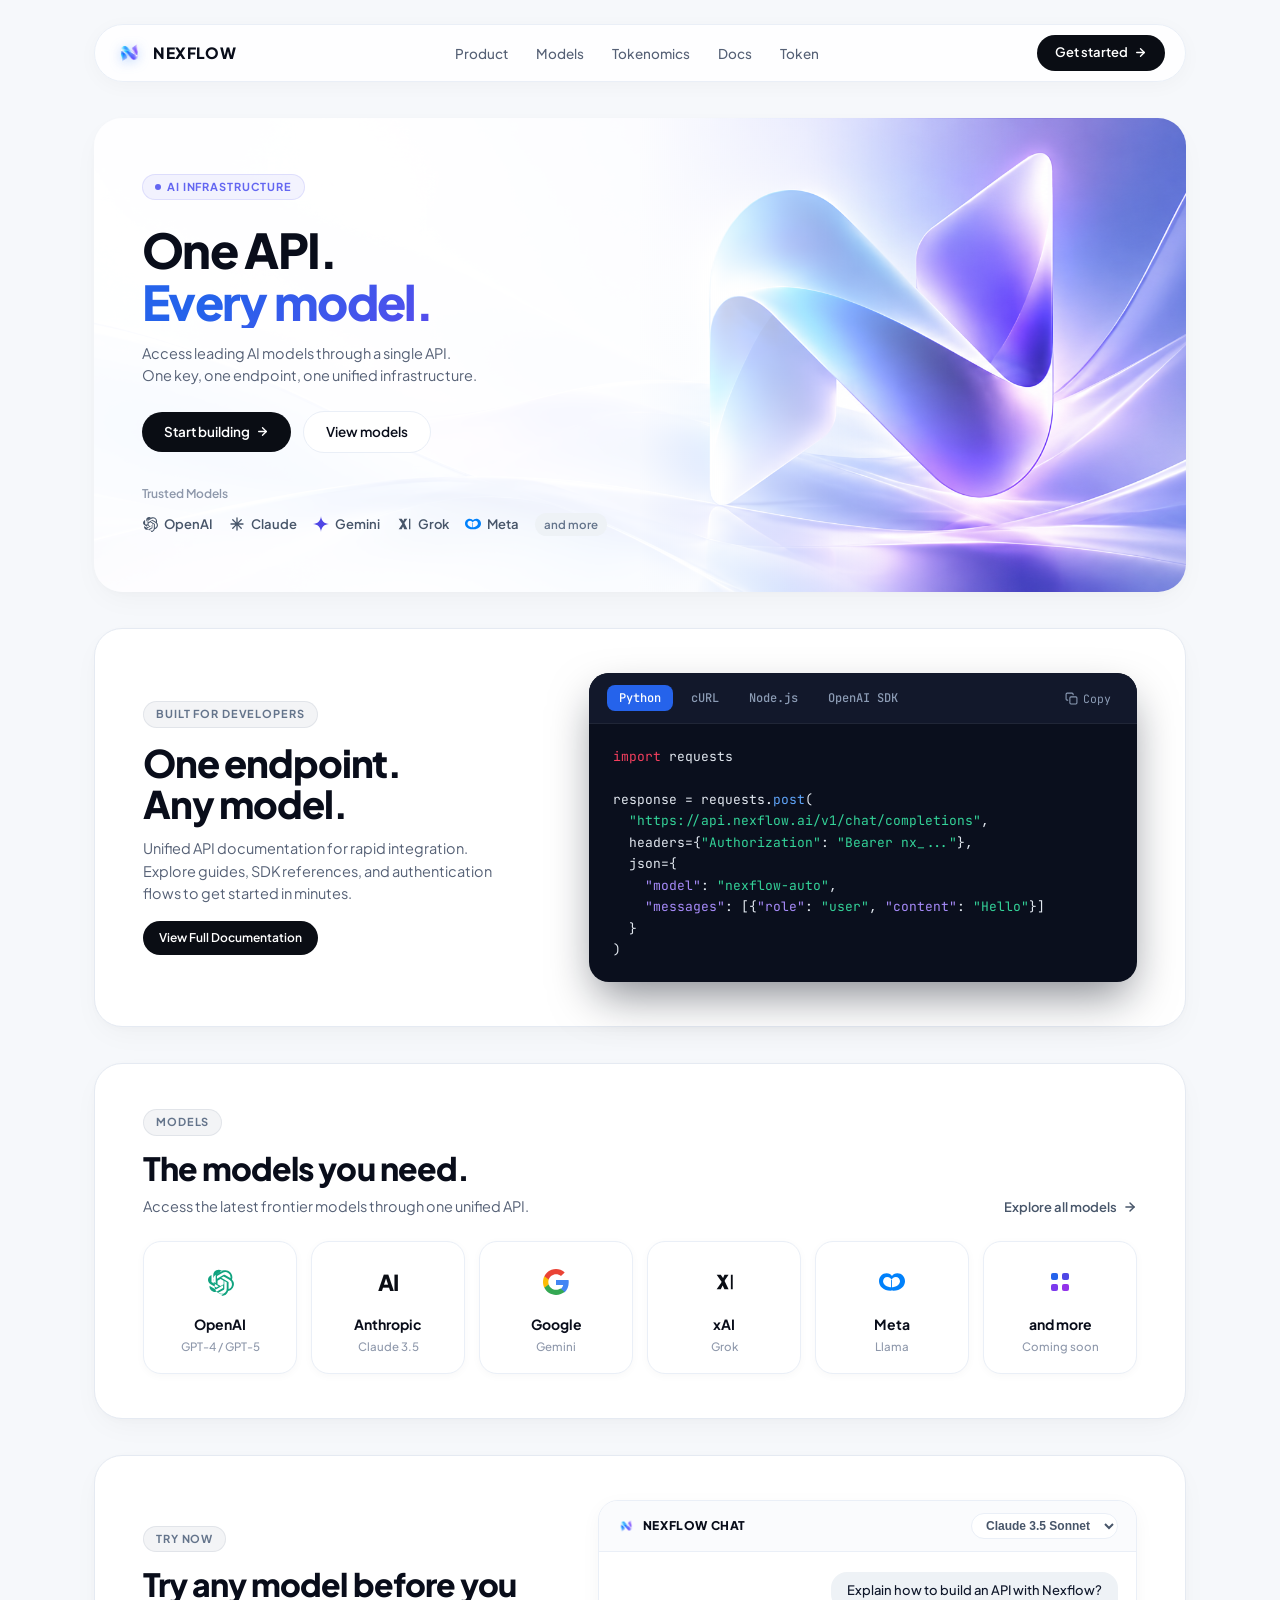
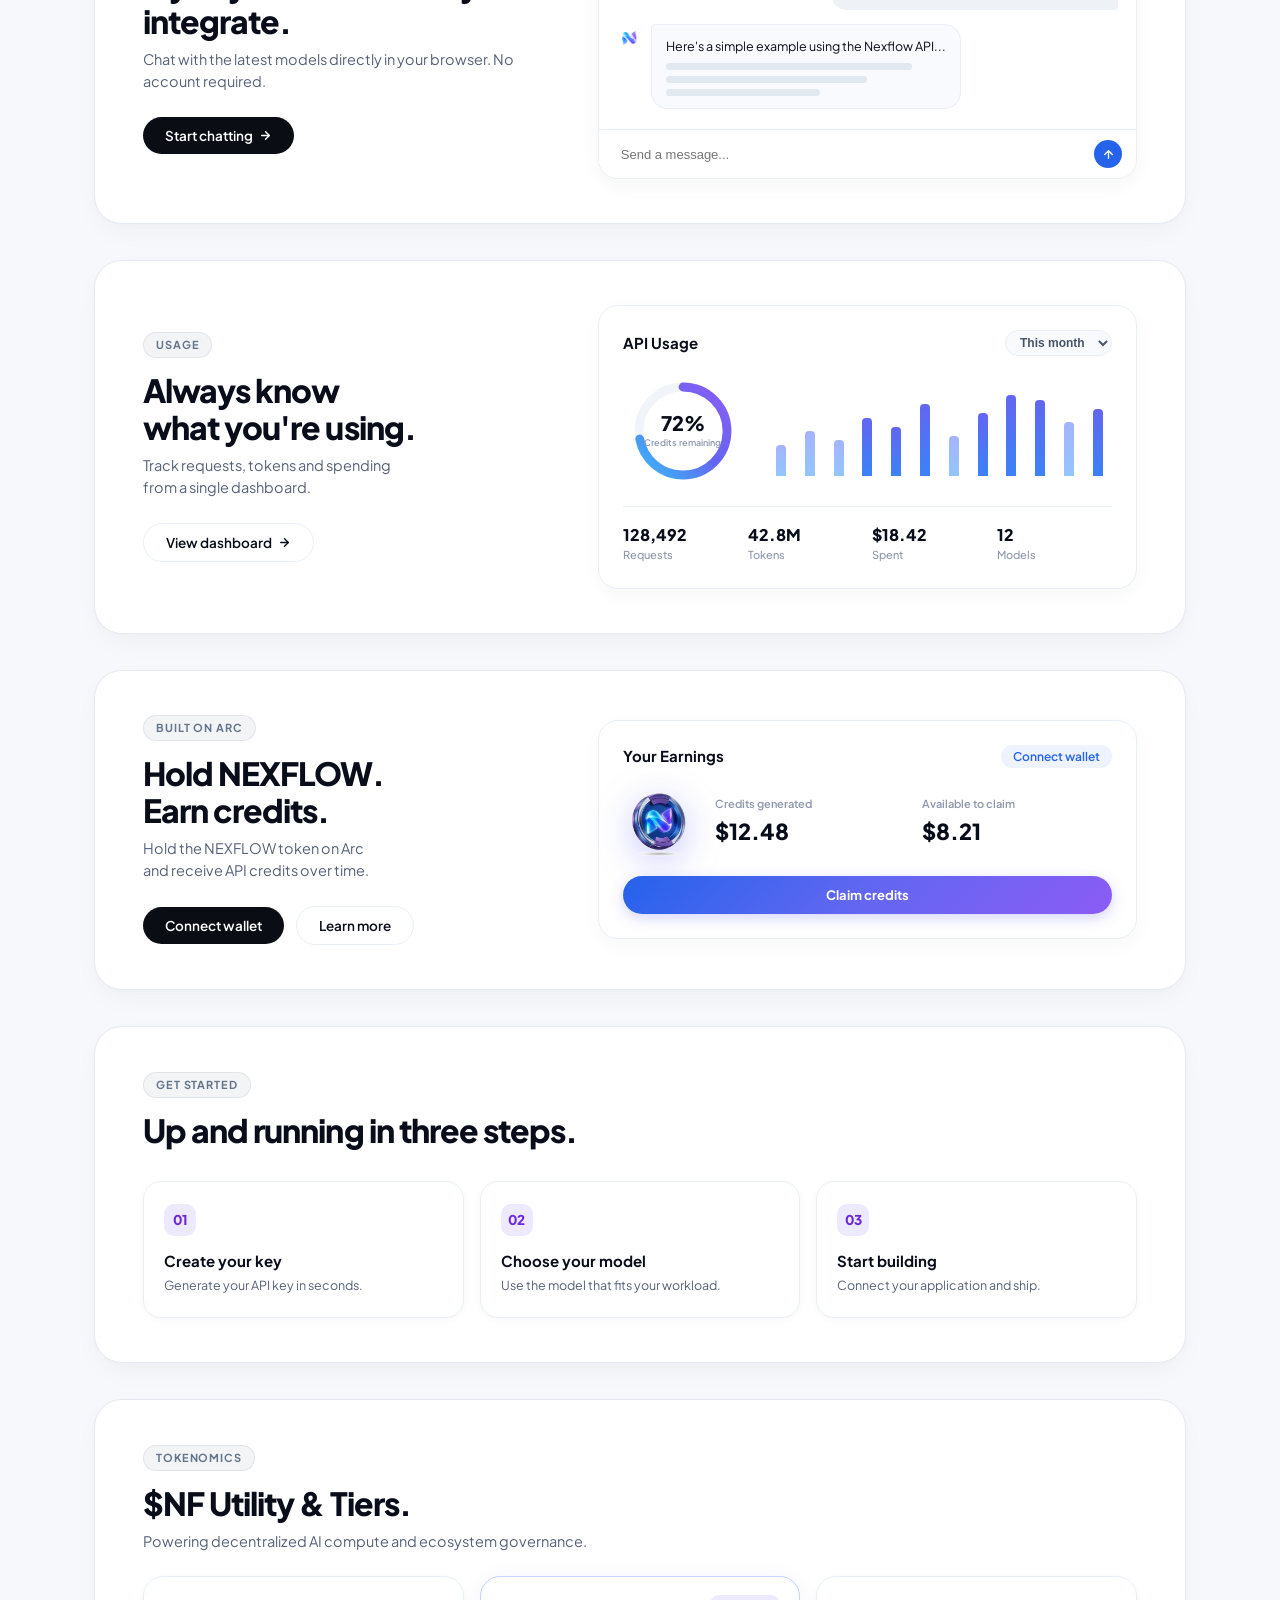
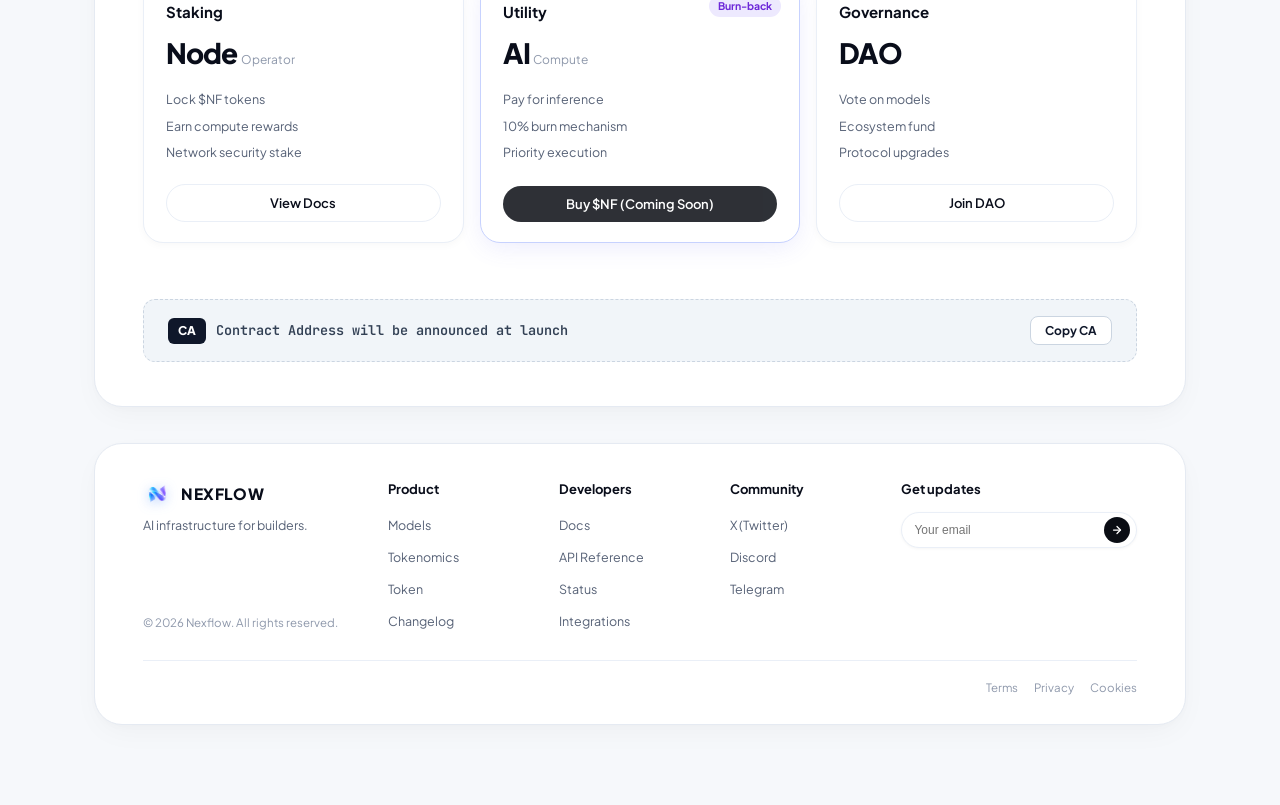
<file: index.html>
<!DOCTYPE html>
<html lang="en">
<head>
  <meta charset="UTF-8">
  <meta name="viewport" content="width=device-width, initial-scale=1.0">
  <title>Nexflow - One API. Every model.</title>
  <meta name="description" content="Access leading AI models through a single API. One key, one endpoint, one unified infrastructure.">
  <meta property="og:type" content="website">
  <meta property="og:url" content="https://nexflow.site/">
  <meta property="og:title" content="Nexflow - One API. Every model.">
  <meta property="og:description" content="Access leading AI models through a single API. One key, one endpoint, one unified infrastructure.">
  <meta property="og:image" content="https://nexflow.site/hero_sculpture.png">
  <meta property="og:image:alt" content="Nexflow - One API. Every model.">
  <meta name="twitter:card" content="summary_large_image">
  <meta name="twitter:title" content="Nexflow - One API. Every model.">
  <meta name="twitter:description" content="Access leading AI models through a single API. One key, one endpoint, one unified infrastructure.">
  <meta name="twitter:image" content="https://nexflow.site/hero_sculpture.png">
  <link rel="icon" type="image/png" href="nexflow_logo_transparent.png">
  <link rel="stylesheet" href="styles.css">
</head>
<body>

  <!-- Master Site Container: Sequential Section-by-Section Cards ("1 1 Gini") -->
  <div class="site-wrapper" id="site-wrapper">

    <!-- Header / Sticky Navbar -->
    <header class="site-nav">
      <a href="#" class="brand">
        <img src="nexflow_logo_transparent.png" alt="Nexflow Mark" class="brand-icon">
        <span class="brand-name">NEXFLOW</span>
      </a>
      <nav>
        <ul class="nav-links">
          <li><a href="#product">Product</a></li>
          <li><a href="#models">Models</a></li>
          <li><a href="#tokenomics">Tokenomics</a></li>
          <li><a href="docs.html">Docs</a></li>
          <li><a href="#token">Token</a></li>
        </ul>
      </nav>
      <a href="#developers" class="nav-cta-btn">
        Get started
        <svg width="13" height="13" viewBox="0 0 24 24" fill="none" stroke="currentColor" stroke-width="2.5" stroke-linecap="round" stroke-linejoin="round">
          <line x1="5" y1="12" x2="19" y2="12"></line>
          <polyline points="12 5 19 12 12 19"></polyline>
        </svg>
      </a>
    </header>

    <!-- 1. HERO CARD (Matching Reference Screenshot) -->
    <section class="section-card hero-card" id="hero">
      <div class="hero-content">
        <div class="section-badge">
          <span class="dot"></span>
          AI Infrastructure
        </div>
        <h1 class="hero-heading">
          One API.<br>
          <span class="gradient-text">Every model.</span>
        </h1>
        <p class="hero-subtext">
          Access leading AI models through a single API.<br>
          One key, one endpoint, one unified infrastructure.
        </p>
        <div class="hero-actions">
          <a href="#get-started" class="btn-primary">
            Start building
            <svg width="13" height="13" viewBox="0 0 24 24" fill="none" stroke="currentColor" stroke-width="2.5" stroke-linecap="round" stroke-linejoin="round">
              <line x1="5" y1="12" x2="19" y2="12"></line>
              <polyline points="12 5 19 12 12 19"></polyline>
            </svg>
          </a>
          <a href="#models" class="btn-secondary">View models</a>
        </div>
        <div class="trusted-wrapper">
          <span class="trusted-label">Trusted Models</span>
          <div class="trusted-logos">
            <span class="trusted-item">
              <svg viewBox="0 0 24 24" fill="currentColor">
                <path d="M22.28 9.82a5.98 5.98 0 0 0-.52-4.91 6.05 6.05 0 0 0-6.5-2.9 6.07 6.07 0 0 0-4.28 2.17 5.98 5.98 0 0 0-4 2.9 6.05 6.05 0 0 0 .74 7.1 5.98 5.98 0 0 0 .52 4.9 6.05 6.05 0 0 0 6.51 2.9A5.98 5.98 0 0 0 13.26 24a6.06 6.06 0 0 0 5.77-4.2 5.99 5.99 0 0 0 4-2.9 6.06 6.06 0 0 0-.75-7.08zm-9.02 12.6a4.48 4.48 0 0 1-2.88-1.04l.14-.08 4.78-2.76a.8.8 0 0 0 .4-.68v-6.74l2.01 1.17a.07.07 0 0 1 .04.05v5.58a4.5 4.5 0 0 1-4.49 4.5zm-9.66-4.12a4.47 4.47 0 0 1-.53-3.01l.14.08 4.78 2.76a.77.77 0 0 0 .78 0l5.85-3.37v2.33a.08.08 0 0 1-.03.06l-4.85 2.8a4.5 4.5 0 0 1-6.14-1.65zM2.34 7.9a4.49 4.49 0 0 1 2.37-1.98v5.69a.77.77 0 0 0 .38.67l5.82 3.36-2.02 1.17a.08.08 0 0 1-.07 0l-4.83-2.79A4.5 4.5 0 0 1 2.34 7.9zm16.6 3.85L13.1 8.36l2.02-1.16a.08.08 0 0 1 .07 0l4.83 2.79a4.5 4.5 0 0 1-.67 8.1v-5.67a.8.8 0 0 0-.41-.67zm2.01-3.02l-.14-.09-4.77-2.78a.78.78 0 0 0-.79 0L9.41 9.23V6.9a.07.07 0 0 1 .03-.06l4.83-2.79a4.5 4.5 0 0 1 6.68 4.67zm-12.64 4.14l-2.02-1.17a.08.08 0 0 1-.04-.05V6.07a4.5 4.5 0 0 1 7.38-3.46l-.14.08-4.78 2.76a.8.8 0 0 0-.4.68v6.74zM9.9 10.99l2.6-1.5 2.61 1.5v3.01l-2.6 1.5-2.61-1.5z"/>
              </svg>
              OpenAI
            </span>
            <span class="trusted-item">
              <svg viewBox="0 0 24 24" fill="currentColor">
                <path d="M12 2a1 1 0 0 1 1 1v6.586l4.657-4.657a1 1 0 1 1 1.414 1.414L14.414 11H21a1 1 0 1 1 0 2h-6.586l4.657 4.657a1 1 0 0 1-1.414 1.414L13 14.414V21a1 1 0 1 1-2 0v-6.586l-4.657 4.657a1 1 0 0 1-1.414-1.414L9.586 13H3a1 1 0 1 1 0-2h6.586L4.929 6.343A1 1 0 0 1 6.343 4.93L11 9.586V3a1 1 0 0 1 1-1z"/>
              </svg>
              Claude
            </span>
            <span class="trusted-item">
              <svg viewBox="0 0 24 24" width="16" height="16" fill="#4F46E5">
                <path d="M12 0C12 6.627 6.627 12 0 12C6.627 12 12 17.373 12 24C12 17.373 17.373 12 24 12C17.373 12 12 6.627 12 0Z"/>
              </svg>
              Gemini
            </span>
            <span class="trusted-item">
              <svg viewBox="0 0 24 24" fill="currentColor">
                <path d="M4 4h4.5l4.5 6.5L8.5 20H4l5.5-8L4 4zm8.5 0H17l-4.5 6.5 4.5 9.5h-4.5l-3.5-7.5 3.5-8.5zM19.5 4h2v16h-2V4z"/>
              </svg>
              Grok
            </span>
            <span class="trusted-item">
              <svg viewBox="0 0 24 24" fill="#0081FB">
                <path d="M16.994 4.004c-2.316 0-4.321 1.282-5.006 2.404-.685-1.122-2.69-2.404-5.006-2.404C3.12 4.004 0 7.202 0 11.236c0 4.606 4.062 8.76 10.74 8.76.67 0 1.248-.052 1.248-.052s.578.052 1.248.052c6.678 0 10.764-4.154 10.764-8.76 0-4.034-3.12-7.232-6.982-7.232zm-5.006 12.92c-4.993 0-8.243-3.08-8.243-5.688 0-2.093 1.637-3.958 3.863-3.958 1.942 0 3.738 1.488 4.38 3.195zm7.394-5.688c0 2.608-3.25 5.688-8.243 5.688v-6.451c.642-1.707 2.438-3.195 4.38-3.195 2.226 0 3.863 1.865 3.863 3.958z"/>
              </svg>
              Meta
            </span>
            <span class="trusted-badge-more">and more</span>
          </div>
        </div>
      </div>
    </section>

    <!-- 2. BUILT FOR DEVELOPERS CARD -->
    <section class="section-card dev-card" id="developers">
      <div class="dev-info">
        <div class="section-badge muted">BUILT FOR DEVELOPERS</div>
        <h2 class="section-title">One endpoint.<br>Any model.</h2>
        <p class="section-desc">
          Unified API documentation for rapid integration.<br>
          Explore guides, SDK references, and authentication flows to get started in minutes.
        </p>
        <div style="margin-top: 16px;">
          <a href="docs.html" class="btn-primary" style="font-size: 12px; padding: 8px 16px;">View Full Documentation</a>
        </div>
      </div>

      <!-- Code Window -->
      <div class="code-window">
        <div class="code-header">
          <div class="code-tabs">
            <button class="code-tab active" data-lang="python">Python</button>
            <button class="code-tab" data-lang="curl">cURL</button>
            <button class="code-tab" data-lang="node">Node.js</button>
            <button class="code-tab" data-lang="openai">OpenAI SDK</button>
          </div>
          <button class="code-copy-btn" id="btn-copy-code" title="Copy code">
            <svg width="13" height="13" viewBox="0 0 24 24" fill="none" stroke="currentColor" stroke-width="2" stroke-linecap="round" stroke-linejoin="round">
              <rect x="9" y="9" width="13" height="13" rx="2" ry="2"></rect>
              <path d="M5 15H4a2 2 0 0 1-2-2V4a2 2 0 0 1 2-2h9a2 2 0 0 1 2 2v1"></path>
            </svg>
            <span>Copy</span>
          </button>
        </div>
        <div class="code-body" id="code-snippet-box">
<div class="code-line"><span class="c-kw">import</span> requests</div>
<div class="code-line"> </div>
<div class="code-line">response = requests.<span class="c-fn">post</span>(</div>
<div class="code-line">  <span class="c-str">"https://api.nexflow.ai/v1/chat/completions"</span>,</div>
<div class="code-line">  headers={<span class="c-str">"Authorization"</span>: <span class="c-str">"Bearer nx_..."</span>},</div>
<div class="code-line">  json={</div>
<div class="code-line">    <span class="c-key">"model"</span>: <span class="c-str">"nexflow-auto"</span>,</div>
<div class="code-line">    <span class="c-key">"messages"</span>: [{<span class="c-key">"role"</span>: <span class="c-str">"user"</span>, <span class="c-key">"content"</span>: <span class="c-str">"Hello"</span>}]</div>
<div class="code-line">  }</div>
<div class="code-line">)</div>
        </div>
      </div>
    </section>

    <!-- 3. MODELS CARD -->
    <section class="section-card models-card" id="models">
      <div class="section-header-row">
        <div>
          <div class="section-badge muted">MODELS</div>
          <h2 class="section-title">The models you need.</h2>
          <p class="section-desc">Access the latest frontier models through one unified API.</p>
        </div>
        <a href="#models" class="link-arrow">
          Explore all models
          <svg width="14" height="14" viewBox="0 0 24 24" fill="none" stroke="currentColor" stroke-width="2.5" stroke-linecap="round" stroke-linejoin="round">
            <line x1="5" y1="12" x2="19" y2="12"></line>
            <polyline points="12 5 19 12 12 19"></polyline>
          </svg>
        </a>
      </div>

      <div class="models-grid">
        <!-- OpenAI -->
        <div class="model-card" data-model="OpenAI GPT-4o">
          <div class="model-icon-box">
            <svg viewBox="0 0 24 24" width="28" height="28" fill="#10A37F">
              <path d="M22.28 9.82a5.98 5.98 0 0 0-.52-4.91 6.05 6.05 0 0 0-6.5-2.9 6.07 6.07 0 0 0-4.28 2.17 5.98 5.98 0 0 0-4 2.9 6.05 6.05 0 0 0 .74 7.1 5.98 5.98 0 0 0 .52 4.9 6.05 6.05 0 0 0 6.51 2.9A5.98 5.98 0 0 0 13.26 24a6.06 6.06 0 0 0 5.77-4.2 5.99 5.99 0 0 0 4-2.9 6.06 6.06 0 0 0-.75-7.08zm-9.02 12.6a4.48 4.48 0 0 1-2.88-1.04l.14-.08 4.78-2.76a.8.8 0 0 0 .4-.68v-6.74l2.01 1.17a.07.07 0 0 1 .04.05v5.58a4.5 4.5 0 0 1-4.49 4.5zm-9.66-4.12a4.47 4.47 0 0 1-.53-3.01l.14.08 4.78 2.76a.77.77 0 0 0 .78 0l5.85-3.37v2.33a.08.08 0 0 1-.03.06l-4.85 2.8a4.5 4.5 0 0 1-6.14-1.65zM2.34 7.9a4.49 4.49 0 0 1 2.37-1.98v5.69a.77.77 0 0 0 .38.67l5.82 3.36-2.02 1.17a.08.08 0 0 1-.07 0l-4.83-2.79A4.5 4.5 0 0 1 2.34 7.9zm16.6 3.85L13.1 8.36l2.02-1.16a.08.08 0 0 1 .07 0l4.83 2.79a4.5 4.5 0 0 1-.67 8.1v-5.67a.8.8 0 0 0-.41-.67zm2.01-3.02l-.14-.09-4.77-2.78a.78.78 0 0 0-.79 0L9.41 9.23V6.9a.07.07 0 0 1 .03-.06l4.83-2.79a4.5 4.5 0 0 1 6.68 4.67zm-12.64 4.14l-2.02-1.17a.08.08 0 0 1-.04-.05V6.07a4.5 4.5 0 0 1 7.38-3.46l-.14.08-4.78 2.76a.8.8 0 0 0-.4.68v6.74zM9.9 10.99l2.6-1.5 2.61 1.5v3.01l-2.6 1.5-2.61-1.5z"/>
            </svg>
          </div>
          <div class="model-name">OpenAI</div>
          <div class="model-variant">GPT-4 / GPT-5</div>
        </div>

        <!-- Anthropic -->
        <div class="model-card" data-model="Claude 3.5 Sonnet">
          <div class="model-icon-box">
            <span style="font-weight: 900; font-size: 22px; font-family: var(--font-sans); color: #0A0D14; letter-spacing: -1px;">AI</span>
          </div>
          <div class="model-name">Anthropic</div>
          <div class="model-variant">Claude 3.5</div>
        </div>

        <!-- Google -->
        <div class="model-card" data-model="Gemini 1.5 Pro">
          <div class="model-icon-box">
            <svg viewBox="0 0 24 24" width="26" height="26">
              <path fill="#4285F4" d="M23.745 12.27c0-.7-.06-1.4-.19-2.07H12v4.51h6.6c-.29 1.52-1.14 2.82-2.4 3.68v3.05h3.88c2.27-2.09 3.66-5.17 3.66-9.17z"/>
              <path fill="#34A853" d="M12 24c3.24 0 5.95-1.08 7.93-2.91l-3.88-3.05c-1.08.72-2.45 1.16-4.05 1.16-3.12 0-5.77-2.1-6.72-4.93H1.25v3.15C3.26 21.36 7.33 24 12 24z"/>
              <path fill="#FBBC05" d="M5.28 14.27c-.25-.72-.38-1.49-.38-2.27s.14-1.55.38-2.27V6.58H1.25C.45 8.17 0 9.97 0 12s.45 3.83 1.25 5.42l4.03-3.15z"/>
              <path fill="#EA4335" d="M12 4.75c1.77 0 3.35.61 4.6 1.8l3.42-3.42C17.95 1.19 15.24 0 12 0 7.33 0 3.26 2.64 1.25 6.58l4.03 3.15c.95-2.83 3.6-4.98 6.72-4.98z"/>
            </svg>
          </div>
          <div class="model-name">Google</div>
          <div class="model-variant">Gemini</div>
        </div>

        <!-- xAI -->
        <div class="model-card" data-model="Grok-2">
          <div class="model-icon-box">
            <svg viewBox="0 0 24 24" width="22" height="22" fill="#0A0D14">
              <path d="M4 4h4.5l4.5 6.5L8.5 20H4l5.5-8L4 4zm8.5 0H17l-4.5 6.5 4.5 9.5h-4.5l-3.5-7.5 3.5-8.5zM19.5 4h2v16h-2V4z"/>
            </svg>
          </div>
          <div class="model-name">xAI</div>
          <div class="model-variant">Grok</div>
        </div>

        <!-- Meta -->
        <div class="model-card" data-model="Llama 3.1">
          <div class="model-icon-box">
            <svg viewBox="0 0 24 24" width="26" height="26" fill="#0081FB">
              <path d="M16.994 4.004c-2.316 0-4.321 1.282-5.006 2.404-.685-1.122-2.69-2.404-5.006-2.404C3.12 4.004 0 7.202 0 11.236c0 4.606 4.062 8.76 10.74 8.76.67 0 1.248-.052 1.248-.052s.578.052 1.248.052c6.678 0 10.764-4.154 10.764-8.76 0-4.034-3.12-7.232-6.982-7.232zm-5.006 12.92c-4.993 0-8.243-3.08-8.243-5.688 0-2.093 1.637-3.958 3.863-3.958 1.942 0 3.738 1.488 4.38 3.195zm7.394-5.688c0 2.608-3.25 5.688-8.243 5.688v-6.451c.642-1.707 2.438-3.195 4.38-3.195 2.226 0 3.863 1.865 3.863 3.958z"/>
            </svg>
          </div>
          <div class="model-name">Meta</div>
          <div class="model-variant">Llama</div>
        </div>

        <!-- and more -->
        <div class="model-card" data-model="More Models">
          <div class="model-icon-box">
            <svg viewBox="0 0 24 24" width="24" height="24">
              <rect x="3" y="3" width="7" height="7" rx="2" fill="#2563EB"/>
              <rect x="14" y="3" width="7" height="7" rx="2" fill="#4F46E5"/>
              <rect x="3" y="14" width="7" height="7" rx="2" fill="#7C3AED"/>
              <rect x="14" y="14" width="7" height="7" rx="2" fill="#9333EA"/>
            </svg>
          </div>
          <div class="model-name">and more</div>
          <div class="model-variant">Coming soon</div>
        </div>
      </div>
    </section>

    <!-- 4. TRY NOW (Interactive Chat Card) -->
    <section class="section-card try-now-card" id="product">
      <div class="try-now-info">
        <div class="section-badge muted">TRY NOW</div>
        <h2 class="section-title">Try any model before you integrate.</h2>
        <p class="section-desc">Chat with the latest models directly in your browser. No account required.</p>
        <div>
          <button class="btn-primary" id="btn-focus-chat">
            Start chatting
            <svg width="13" height="13" viewBox="0 0 24 24" fill="none" stroke="currentColor" stroke-width="2.5" stroke-linecap="round" stroke-linejoin="round">
              <line x1="5" y1="12" x2="19" y2="12"></line>
              <polyline points="12 5 19 12 12 19"></polyline>
            </svg>
          </button>
        </div>
      </div>

      <!-- Interactive Chat Mockup -->
      <div class="chat-window">
        <div class="chat-header">
          <div class="chat-header-title">
            <img src="nexflow_logo_transparent.png" alt="Logo">
            <span>NEXFLOW CHAT</span>
          </div>
          <select class="chat-model-selector" id="chat-model-select">
            <option value="claude-3-5-sonnet">Claude 3.5 Sonnet</option>
            <option value="gpt-4o">GPT-4o</option>
            <option value="gemini-1-5-pro">Gemini 1.5 Pro</option>
            <option value="llama-3-1">Llama 3.1 405B</option>
            <option value="grok-2">Grok-2</option>
          </select>
        </div>

        <div class="chat-messages" id="chat-messages">
          <div class="chat-msg-user">
            Explain how to build an API with Nexflow?
          </div>
          <div class="chat-msg-ai">
            <img src="nexflow_logo_transparent.png" alt="Nexflow AI" class="ai-avatar">
            <div class="ai-bubble">
              Here's a simple example using the Nexflow API...
              <div class="chat-skeleton-lines">
                <div class="sk-line" style="width: 88%;"></div>
                <div class="sk-line" style="width: 72%;"></div>
                <div class="sk-line" style="width: 55%;"></div>
              </div>
            </div>
          </div>
        </div>

        <form class="chat-input-bar" id="chat-form">
          <input type="text" id="chat-input" placeholder="Send a message..." autocomplete="off">
          <button type="submit" class="chat-send-btn" aria-label="Send message">
            <svg width="13" height="13" viewBox="0 0 24 24" fill="none" stroke="currentColor" stroke-width="2.5" stroke-linecap="round" stroke-linejoin="round">
              <line x1="12" y1="19" x2="12" y2="5"></line>
              <polyline points="5 12 12 5 19 12"></polyline>
            </svg>
          </button>
        </form>
      </div>
    </section>

    <!-- 5. USAGE DASHBOARD CARD -->
    <section class="section-card usage-card" id="usage">
      <div class="usage-info">
        <div class="section-badge muted">USAGE</div>
        <h2 class="section-title">Always know<br>what you're using.</h2>
        <p class="section-desc">
          Track requests, tokens and spending<br>
          from a single dashboard.
        </p>
        <div>
          <button class="btn-secondary" id="btn-view-dashboard">
            View dashboard
            <svg width="13" height="13" viewBox="0 0 24 24" fill="none" stroke="currentColor" stroke-width="2.5" stroke-linecap="round" stroke-linejoin="round">
              <line x1="5" y1="12" x2="19" y2="12"></line>
              <polyline points="12 5 19 12 12 19"></polyline>
            </svg>
          </button>
        </div>
      </div>

      <!-- API Usage Widget -->
      <div class="usage-widget">
        <div class="usage-header">
          <span class="usage-title">API Usage</span>
          <select class="usage-dropdown" id="usage-period-select">
            <option value="month">This month</option>
            <option value="week">This week</option>
            <option value="year">This year</option>
          </select>
        </div>

        <div class="usage-charts-row">
          <!-- Circular Donut Gauge -->
          <div class="donut-gauge">
            <svg width="110" height="110" viewBox="0 0 100 100">
              <circle cx="50" cy="50" r="40" stroke="#F1F5F9" stroke-width="8" fill="none"/>
              <defs>
                <linearGradient id="donutGradient" x1="0%" y1="0%" x2="100%" y2="100%">
                  <stop offset="0%" stop-color="#38BDF8"/>
                  <stop offset="50%" stop-color="#6366F1"/>
                  <stop offset="100%" stop-color="#8B5CF6"/>
                </linearGradient>
              </defs>
              <circle cx="50" cy="50" r="40" stroke="url(#donutGradient)" stroke-width="8" fill="none"
                      stroke-linecap="round" stroke-dasharray="251.2" stroke-dashoffset="70.33" id="donut-circle"/>
            </svg>
            <div class="donut-inner-text">
              <div class="donut-pct" id="donut-val">72%</div>
              <span class="donut-sub">Credits remaining</span>
            </div>
          </div>

          <!-- Vertical Bar Chart -->
          <div class="bar-chart" id="bar-chart-bars">
            <div class="chart-bar-wrap" title="Day 1"><div class="chart-bar light" style="height: 35%;"></div></div>
            <div class="chart-bar-wrap" title="Day 2"><div class="chart-bar light" style="height: 50%;"></div></div>
            <div class="chart-bar-wrap" title="Day 3"><div class="chart-bar light" style="height: 40%;"></div></div>
            <div class="chart-bar-wrap" title="Day 4"><div class="chart-bar" style="height: 65%;"></div></div>
            <div class="chart-bar-wrap" title="Day 5"><div class="chart-bar" style="height: 55%;"></div></div>
            <div class="chart-bar-wrap" title="Day 6"><div class="chart-bar" style="height: 80%;"></div></div>
            <div class="chart-bar-wrap" title="Day 7"><div class="chart-bar light" style="height: 45%;"></div></div>
            <div class="chart-bar-wrap" title="Day 8"><div class="chart-bar" style="height: 70%;"></div></div>
            <div class="chart-bar-wrap" title="Day 9"><div class="chart-bar" style="height: 90%;"></div></div>
            <div class="chart-bar-wrap" title="Day 10"><div class="chart-bar" style="height: 85%;"></div></div>
            <div class="chart-bar-wrap" title="Day 11"><div class="chart-bar light" style="height: 60%;"></div></div>
            <div class="chart-bar-wrap" title="Day 12"><div class="chart-bar" style="height: 75%;"></div></div>
          </div>
        </div>

        <!-- Stats Row -->
        <div class="usage-stats-row">
          <div class="stat-item">
            <span class="stat-val" id="stat-requests">128,492</span>
            <span class="stat-lbl">Requests</span>
          </div>
          <div class="stat-item">
            <span class="stat-val" id="stat-tokens">42.8M</span>
            <span class="stat-lbl">Tokens</span>
          </div>
          <div class="stat-item">
            <span class="stat-val" id="stat-spent">$18.42</span>
            <span class="stat-lbl">Spent</span>
          </div>
          <div class="stat-item">
            <span class="stat-val" id="stat-models">12</span>
            <span class="stat-lbl">Models</span>
          </div>
        </div>
      </div>
    </section>

    <!-- 6. BUILT ON ARC CARD -->
    <section class="section-card chain-card" id="token">
      <div class="chain-info">
        <div class="section-badge muted">BUILT ON ARC</div>
        <h2 class="section-title">Hold NEXFLOW.<br>Earn credits.</h2>
        <p class="section-desc">
          Hold the NEXFLOW token on Arc<br>
          and receive API credits over time.
        </p>
        <div class="chain-actions">
          <button class="btn-primary btn-open-wallet">Connect wallet</button>
          <button class="btn-secondary" id="btn-learn-more">Learn more</button>
        </div>
      </div>

      <!-- "Your Earnings" Widget -->
      <div class="earnings-widget">
        <div class="earnings-header">
          <span class="earnings-title">Your Earnings</span>
          <button class="connect-wallet-link btn-open-wallet" id="wallet-status-badge">Connect wallet</button>
        </div>

        <div class="earnings-body">
          <img src="nexflow_token_coin.png" alt="Nexflow 3D Token Coin" class="earnings-coin">
          <div class="earnings-stats-grid">
            <div class="earning-box">
              <span class="earning-label">Credits generated</span>
              <span class="earning-amount" id="val-credits-generated">$12.48</span>
            </div>
            <div class="earning-box">
              <span class="earning-label">Available to claim</span>
              <span class="earning-amount" id="val-available-claim">$8.21</span>
            </div>
          </div>
        </div>

        <button class="btn-claim" id="btn-claim-credits">Claim credits</button>
      </div>
    </section>

    <!-- 7. GET STARTED CARD -->
    <section class="section-card get-started-card" id="get-started">
      <div>
        <div class="section-badge muted">GET STARTED</div>
        <h2 class="section-title">Up and running in three steps.</h2>
      </div>

      <div class="get-started-cards">
        <!-- Step 1 -->
        <div class="step-card">
          <div class="step-num-badge">01</div>
          <div class="step-title">Create your key</div>
          <p class="step-desc">Generate your API key in seconds.</p>
        </div>

        <!-- Step 2 -->
        <div class="step-card">
          <div class="step-num-badge">02</div>
          <div class="step-title">Choose your model</div>
          <p class="step-desc">Use the model that fits your workload.</p>
        </div>

        <!-- Step 3 -->
        <div class="step-card">
          <div class="step-num-badge">03</div>
          <div class="step-title">Start building</div>
          <p class="step-desc">Connect your application and ship.</p>
        </div>
      </div>
    </section>

    <!-- 8. PRICING CARD -->
    <section class="section-card pricing-card" id="tokenomics">
      <div class="pricing-header-row">
        <div>
          <div class="section-badge muted">TOKENOMICS</div>
          <h2 class="section-title">$NF Utility & Tiers.</h2>
          <p class="section-desc">Powering decentralized AI compute and ecosystem governance.</p>
        </div>
      </div>

      <div class="pricing-cards-grid">
        <!-- Staking -->
        <div class="price-card">
          <div>
            <div class="plan-title">Staking</div>
            <div class="plan-price-wrap">
              <span class="plan-price" id="price-starter">Node</span>
              <span class="plan-interval">Operator</span>
            </div>
            <ul class="plan-features">
              <li>Lock $NF tokens</li>
              <li>Earn compute rewards</li>
              <li>Network security stake</li>
            </ul>
          </div>
          <button class="btn-plan btn-plan-outline">View Docs</button>
        </div>

        <!-- Utility (Featured) -->
        <div class="price-card featured">
          <span class="popular-badge">Burn-back</span>
          <div>
            <div class="plan-title">Utility</div>
            <div class="plan-price-wrap">
              <span class="plan-price" id="price-builder">AI</span>
              <span class="plan-interval">Compute</span>
            </div>
            <ul class="plan-features">
              <li>Pay for inference</li>
              <li>10% burn mechanism</li>
              <li>Priority execution</li>
            </ul>
          </div>
          <button class="btn-plan btn-plan-dark" style="opacity: 0.85; cursor: not-allowed;" onclick="alert('Token $NF is Coming Soon! Stay tuned on Telegram & X.')">Buy $NF (Coming Soon)</button>
        </div>

        <!-- Governance -->
        <div class="price-card">
          <div>
            <div class="plan-title">Governance</div>
            <div class="plan-price-wrap">
              <span class="plan-price">DAO</span>
            </div>
            <ul class="plan-features">
              <li>Vote on models</li>
              <li>Ecosystem fund</li>
              <li>Protocol upgrades</li>
            </ul>
          </div>
          <button class="btn-plan btn-plan-outline">Join DAO</button>
        </div>
      </div>

      <!-- Contract Address (CA) Box -->
      <div style="margin-top: 32px; background: #F1F5F9; border: 1px dashed #CBD5E1; border-radius: 12px; padding: 16px 24px; display: flex; align-items: center; justify-content: space-between; flex-wrap: wrap; gap: 12px;">
        <div style="display: flex; align-items: center; gap: 10px;">
          <span style="font-size: 12px; font-weight: 800; background: #0F172A; color: white; padding: 4px 10px; border-radius: 6px;">CA</span>
          <span style="font-size: 13.5px; font-weight: 600; color: #334155; font-family: var(--font-mono);" id="ca-text">Contract Address will be announced at launch</span>
        </div>
        <button style="background: white; border: 1px solid #CBD5E1; padding: 6px 14px; border-radius: 8px; font-size: 12px; font-weight: 700; color: #0F172A; cursor: pointer;" onclick="navigator.clipboard.writeText(document.getElementById('ca-text').innerText); alert('CA copied to clipboard!');">Copy CA</button>
      </div>
    </section>

    <!-- 9. FOOTER CARD -->
    <footer class="section-card footer-card">
      <div class="footer-top-grid">
        <!-- Col 1: Brand -->
        <div class="footer-brand-col">
          <a href="#" class="brand">
            <img src="nexflow_logo_transparent.png" alt="Nexflow Mark" class="brand-icon">
            <span class="brand-name">NEXFLOW</span>
          </a>
          <p class="footer-tagline">AI infrastructure for builders.</p>
          <div class="footer-copyright">© 2026 Nexflow. All rights reserved.</div>
        </div>

        <!-- Col 2: Product -->
        <div>
          <div class="footer-col-title">Product</div>
          <ul class="footer-nav-list">
            <li><a href="#models">Models</a></li>
            <li><a href="#tokenomics">Tokenomics</a></li>
            <li><a href="#token">Token</a></li>
            <li><a href="#changelog">Changelog</a></li>
          </ul>
        </div>

        <!-- Col 3: Developers -->
        <div>
          <div class="footer-col-title">Developers</div>
          <ul class="footer-nav-list">
            <li><a href="docs.html">Docs</a></li>
            <li><a href="docs.html">API Reference</a></li>
            <li><a href="docs.html">Status</a></li>
            <li><a href="docs.html">Integrations</a></li>
          </ul>
        </div>

        <!-- Col 4: Community -->
        <div>
          <div class="footer-col-title">Community</div>
          <ul class="footer-nav-list">
            <li><a href="https://x.com" target="_blank" rel="noopener">X (Twitter)</a></li>
            <li><a href="https://discord.com" target="_blank" rel="noopener">Discord</a></li>
            <li><a href="https://telegram.org" target="_blank" rel="noopener">Telegram</a></li>
          </ul>
        </div>

        <!-- Col 5: Get updates -->
        <div>
          <div class="footer-col-title">Get updates</div>
          <form class="footer-subscribe-form" id="newsletter-form">
            <input type="email" placeholder="Your email" required>
            <button type="submit" class="footer-submit-btn" aria-label="Subscribe">
              <svg width="12" height="12" viewBox="0 0 24 24" fill="none" stroke="currentColor" stroke-width="2.5" stroke-linecap="round" stroke-linejoin="round">
                <line x1="5" y1="12" x2="19" y2="12"></line>
                <polyline points="12 5 19 12 12 19"></polyline>
              </svg>
            </button>
          </form>
        </div>
      </div>

      <div class="footer-bottom-row">
        <a href="javascript:void(0)" onclick="openLegalModal('terms')">Terms</a>
        <a href="javascript:void(0)" onclick="openLegalModal('privacy')">Privacy</a>
        <a href="javascript:void(0)" onclick="openLegalModal('cookies')">Cookies</a>
      </div>
    </footer>

  </div><!-- End site-wrapper -->

  <!-- Web3 Wallet Modal -->
  <div class="modal-overlay" id="wallet-modal">
    <div class="modal-card">
      <div class="modal-header">
        <h3 class="modal-title">Connect Wallet</h3>
        <button class="modal-close-btn" id="btn-close-modal">&times;</button>
      </div>
      <p style="font-size: 13px; color: var(--text-secondary); margin-bottom: 14px;">
        Connect your wallet on Arc to claim your Nexflow token rewards and API credits.
      </p>
      <div class="wallet-options-list">
        <button class="wallet-btn" data-wallet="Arc Wallet">
          <span>Arc Wallet</span>
          <span style="font-size: 11px; color: #16A34A; font-weight: 700;">Recommended</span>
        </button>
        <button class="wallet-btn" data-wallet="MetaMask">
          <span>MetaMask</span>
          <span style="font-size: 11px; color: var(--text-muted);">Popular</span>
        </button>
        <button class="wallet-btn" data-wallet="Coinbase Wallet">
          <span>Coinbase Wallet</span>
        </button>
        <button class="wallet-btn" data-wallet="Phantom">
          <span>Phantom</span>
        </button>
      </div>
    </div>
  </div>

  <!-- Toast Notification -->
  <div class="toast-box" id="toast-notification">Notification</div>

  <!-- Legal Modal -->
  <div class="modal-overlay" id="legal-modal">
    <div class="modal-card">
      <div class="modal-header">
        <h3 class="modal-title" id="legal-title">Legal</h3>
        <button class="modal-close-btn" onclick="document.getElementById('legal-modal').classList.remove('active')">&times;</button>
      </div>
      <p id="legal-content" style="font-size: 14px; color: var(--text-secondary); line-height: 1.6;"></p>
    </div>
  </div>

  <script src="script.js"></script>
  <script>
    function openLegalModal(type) {
      const modal = document.getElementById('legal-modal');
      const title = document.getElementById('legal-title');
      const content = document.getElementById('legal-content');
      
      if(type === 'terms') {
        title.textContent = 'Terms of Service';
        content.innerHTML = '1. All API usage is subject to rate limits.<br>2. $NF tokens represent network utility.<br>3. Decentralized routing ensures 99.99% SLA.';
      } else if(type === 'privacy') {
        title.textContent = 'Privacy Policy';
        content.textContent = 'We do NOT store or log your prompts or private API keys. Your data is encrypted end-to-end.';
      } else if(type === 'cookies') {
        title.textContent = 'Cookie Settings';
        content.textContent = 'Nexflow uses strictly necessary cookies for session management and Web3 wallet connections.';
      }
      modal.classList.add('active');
    }
  </script>
</body>
</html>
</file>
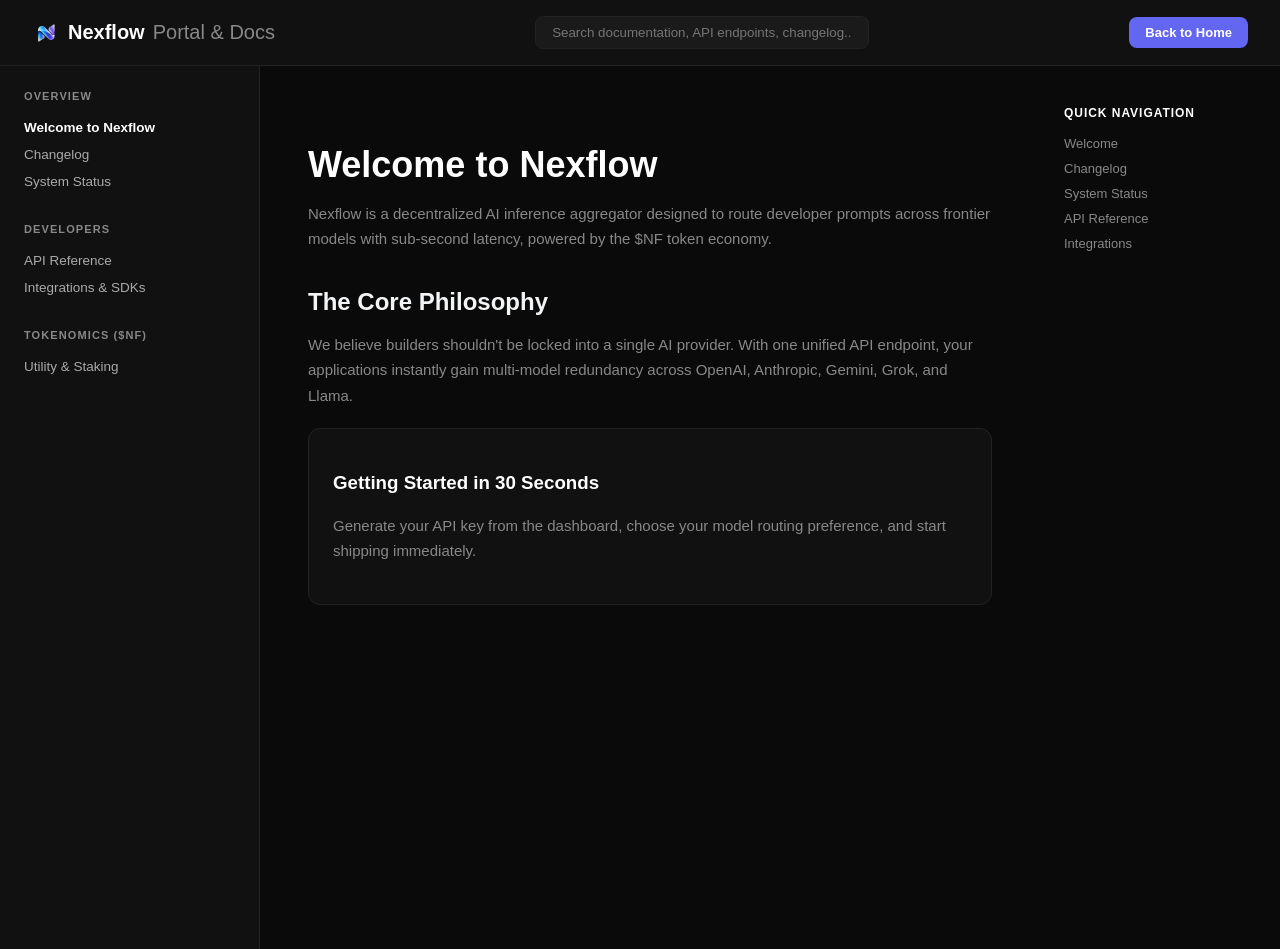
<file: docs.html>
<!DOCTYPE html>
<html lang="en">
<head>
  <meta charset="UTF-8">
  <meta name="viewport" content="width=device-width, initial-scale=1.0">
  <title>Documentation & Portal | Nexflow ($NF)</title>
  <style>
    :root {
      --bg-dark: #0a0a0a;
      --bg-panel: #111111;
      --border-dark: #222222;
      --text-main: #ffffff;
      --text-muted: #888888;
      --accent: #6366f1;
      --success: #10b981;
    }
    body {
      background: var(--bg-dark);
      color: var(--text-main);
      font-family: 'Inter', sans-serif;
      margin: 0;
      padding: 0;
      display: flex;
      flex-direction: column;
      min-height: 100vh;
    }
    header {
      background: var(--bg-panel);
      border-bottom: 1px solid var(--border-dark);
      padding: 16px 32px;
      display: flex;
      justify-content: space-between;
      align-items: center;
      position: sticky;
      top: 0;
      z-index: 100;
    }
    .logo { font-weight: 800; font-size: 20px; display: flex; align-items: center; gap: 8px; color: white; text-decoration: none; }
    .search-bar {
      background: #1a1a1a;
      border: 1px solid var(--border-dark);
      padding: 8px 16px;
      border-radius: 8px;
      color: var(--text-muted);
      width: 300px;
      outline: none;
    }
    .layout {
      display: grid;
      grid-template-columns: 260px 1fr 240px;
      flex: 1;
    }
    .sidebar {
      border-right: 1px solid var(--border-dark);
      padding: 24px;
      background: var(--bg-panel);
      position: sticky;
      top: 65px;
      height: calc(100vh - 65px);
      overflow-y: auto;
    }
    .sidebar-group { margin-bottom: 28px; }
    .sidebar-title { font-size: 11px; text-transform: uppercase; color: var(--text-muted); letter-spacing: 0.1em; margin-bottom: 12px; font-weight: 700; }
    .sidebar-link { display: block; padding: 6px 0; color: #aaa; text-decoration: none; font-size: 13.5px; transition: color 0.2s; cursor: pointer; }
    .sidebar-link:hover, .sidebar-link.active { color: white; font-weight: 600; }
    
    .main-content { padding: 48px; max-width: 820px; }
    .doc-section { display: none; }
    .doc-section.active { display: block; }
    
    h1 { font-size: 36px; margin-bottom: 12px; font-weight: 800; }
    h2 { font-size: 24px; margin-top: 36px; margin-bottom: 16px; font-weight: 700; color: #f3f4f6; }
    p { color: var(--text-muted); line-height: 1.7; font-size: 15px; margin-bottom: 16px; }
    
    .card { background: var(--bg-panel); padding: 24px; border-radius: 12px; margin-top: 20px; border: 1px solid var(--border-dark); }
    .status-badge { display: inline-flex; align-items: center; gap: 8px; background: rgba(16, 185, 129, 0.1); color: var(--success); padding: 6px 12px; border-radius: 20px; font-size: 13px; font-weight: 600; border: 1px solid rgba(16, 185, 129, 0.2); }
    .status-dot { width: 8px; height: 8px; background: var(--success); border-radius: 50%; box-shadow: 0 0 8px var(--success); }
    
    pre { background: #121212; color: #34d399; padding: 16px 20px; border-radius: 8px; font-family: monospace; font-size: 13.5px; border: 1px solid var(--border-dark); overflow-x: auto; margin: 20px 0; }
    
    .changelog-item { border-left: 2px solid var(--accent); padding-left: 20px; margin-bottom: 32px; position: relative; }
    .changelog-date { font-size: 12px; color: var(--accent); font-weight: 600; margin-bottom: 6px; text-transform: uppercase; }
    
    .on-page-nav { padding: 24px; font-size: 13px; color: var(--text-muted); position: sticky; top: 65px; height: fit-content; }
    .on-page-nav h4 { color: white; margin-bottom: 16px; font-size: 12px; text-transform: uppercase; letter-spacing: 0.08em; }
    .on-page-nav ul { list-style: none; padding: 0; }
    .on-page-nav li { margin-bottom: 10px; }
    .on-page-nav a { color: #888; text-decoration: none; }
    .on-page-nav a:hover { color: white; }
  </style>
</head>
<body>
  <header>
    <a href="index.html" class="logo">
      <img src="nexflow_logo_transparent.png" alt="Nexflow" width="28" height="28" style="border-radius: 6px;">
      Nexflow <span style="color:var(--text-muted); font-weight: 400;">Portal & Docs</span>
    </a>
    <input type="text" class="search-bar" placeholder="Search documentation, API endpoints, changelog...">
    <a href="index.html" style="background: var(--accent); color: white; padding: 8px 16px; border-radius: 8px; text-decoration: none; font-size: 13px; font-weight: 600;">Back to Home</a>
  </header>

  <div class="layout">
    <!-- Sidebar Navigation -->
    <nav class="sidebar">
      <div class="sidebar-group">
        <div class="sidebar-title">Overview</div>
        <a class="sidebar-link active" onclick="switchTab('welcome', this)">Welcome to Nexflow</a>
        <a class="sidebar-link" onclick="switchTab('changelog', this)">Changelog</a>
        <a class="sidebar-link" onclick="switchTab('status', this)">System Status</a>
      </div>
      <div class="sidebar-group">
        <div class="sidebar-title">Developers</div>
        <a class="sidebar-link" onclick="switchTab('api-ref', this)">API Reference</a>
        <a class="sidebar-link" onclick="switchTab('integrations', this)">Integrations & SDKs</a>
      </div>
      <div class="sidebar-group">
        <div class="sidebar-title">Tokenomics ($NF)</div>
        <a class="sidebar-link" onclick="switchTab('tokenomics', this)">Utility & Staking</a>
      </div>
    </nav>

    <!-- Main Dynamic Content Container -->
    <main class="main-content">
      
      <!-- 1. WELCOME -->
      <section id="welcome" class="doc-section active">
        <h1>Welcome to Nexflow</h1>
        <p>Nexflow is a decentralized AI inference aggregator designed to route developer prompts across frontier models with sub-second latency, powered by the $NF token economy.</p>
        
        <h2>The Core Philosophy</h2>
        <p>We believe builders shouldn't be locked into a single AI provider. With one unified API endpoint, your applications instantly gain multi-model redundancy across OpenAI, Anthropic, Gemini, Grok, and Llama.</p>
        
        <div class="card">
          <h3>Getting Started in 30 Seconds</h3>
          <p>Generate your API key from the dashboard, choose your model routing preference, and start shipping immediately.</p>
        </div>
      </section>

      <!-- 2. CHANGELOG -->
      <section id="changelog" class="doc-section">
        <h1>Changelog</h1>
        <p>Stay updated with the latest improvements, protocol upgrades, and new model integrations.</p>
        
        <div class="changelog-item" style="margin-top: 32px;">
          <div class="changelog-date">September 27, 2026 • v2.5.0</div>
          <h2>Smart Failover & Staking Live</h2>
          <p>We're thrilled to introduce <strong>Smart Failover</strong>. Nexflow now intelligently monitors provider latency in real-time. If your primary provider (e.g., GPT-4o) hits a bottleneck, we instantly switch your request to the next best model (e.g., Claude 3.5 Sonnet) without you writing a single line of extra code.</p>
          <p>Staking is officially live for $NF. Node operators can now lock their tokens to participate in decentralized inference verification.</p>
        </div>

        <div class="changelog-item">
          <div class="changelog-date">September 15, 2026 • v2.4.1</div>
          <h2>Grok-2 & Llama 3.1 Support</h2>
          <p>Expanded our model library. You can now access Grok-2 and Llama 3.1 405B via the same standard endpoint. We've optimized throughput lanes for these models to ensure 18ms latency or less.</p>
        </div>

        <div class="changelog-item">
          <div class="changelog-date">August 30, 2026 • v2.0.0</div>
          <h2>Mainnet Launch</h2>
          <p>Nexflow Mainnet is live on Arc. Settlement for all inference requests is now gasless and sub-second. $NF utility enabled.</p>
        </div>
      </section>

      <!-- 3. SYSTEM STATUS -->
      <section id="status" class="doc-section">
        <h1>System Status</h1>
        <p>Nexflow monitors every endpoint globally. We aim for 99.99% uptime for your production AI workloads.</p>
        
        <div style="margin: 24px 0;">
          <div class="status-badge" style="background: rgba(16, 185, 129, 0.15); border-color: rgba(16, 185, 129, 0.3);">
            <span class="status-dot"></span> All systems operational
          </div>
        </div>

        <div class="card">
          <div style="display: flex; justify-content: space-between; align-items: center; margin-bottom: 16px;">
            <span style="font-weight: 500;">API Gateway (US-East)</span>
            <span style="color: var(--success);">Operational • 12ms latency</span>
          </div>
          <div style="display: flex; justify-content: space-between; align-items: center; margin-bottom: 16px;">
            <span style="font-weight: 500;">API Gateway (EU-West)</span>
            <span style="color: var(--success);">Operational • 24ms latency</span>
          </div>
          <div style="display: flex; justify-content: space-between; align-items: center; margin-bottom: 16px;">
            <span style="font-weight: 500;">Model Routing Engine</span>
            <span style="color: var(--success);">Operational</span>
          </div>
          <div style="display: flex; justify-content: space-between; align-items: center;">
            <span style="font-weight: 500;">Settlement (Arc)</span>
            <span style="color: var(--success);">Operational • Block #420,133</span>
          </div>
        </div>
      </section>

      <!-- 4. API REFERENCE -->
      <section id="api-ref" class="doc-section">
        <h1>API Reference</h1>
        <p>Nexflow uses a RESTful API standard that is fully compatible with the OpenAI SDK. If you can build with OpenAI, you can build with Nexflow.</p>
        
        <h2>Authentication</h2>
        <p>All requests must include your API key in the <code>Authorization</code> header.</p>
        <pre>Authorization: Bearer nx_live_YOUR_KEY_HERE</pre>

        <h2>Chat Completions</h2>
        <p>To send a message, make a POST request to our chat endpoint:</p>
        <pre>POST https://api.nexflow.ai/v1/chat/completions</pre>

        <p>Nexflow will automatically route your request based on the <code>model</code> parameter provided. Use <code>nexflow-auto</code> to let us handle the best model selection for your specific task.</p>
      </section>

      <!-- 5. INTEGRATIONS -->
      <section id="integrations" class="doc-section">
        <h1>Integrations & SDKs</h1>
        <p>Integrate Nexflow in minutes. We provide officially supported SDKs and community-driven wrappers to make your development journey seamless.</p>
        
        <div style="display: grid; grid-template-columns: 1fr; gap: 16px; margin-top: 24px;">
          <div class="card" style="margin-top: 0;">
            <h3>Nexflow Python SDK</h3>
            <p>Our official Python library simplifies complex routing and retries.</p>
            <code style="display: block; padding: 10px; background: #000; border-radius: 4px; margin: 10px 0;">pip install nexflow-ai</code>
            <a href="#" style="color: var(--accent); text-decoration: none; font-size: 13px;">View on GitHub →</a>
          </div>
          <div class="card" style="margin-top: 0;">
            <h3>LangChain Integration</h3>
            <p>Use <code>NexflowChat</code> as your primary LLM interface within LangChain.</p>
            <code style="display: block; padding: 10px; background: #000; border-radius: 4px; margin: 10px 0;">from langchain_nexflow import NexflowChat</code>
          </div>
        </div>
      </section>

      <!-- 6. TOKENOMICS -->
      <section id="tokenomics" class="doc-section">
        <h1>$NF Tokenomics & Utility</h1>
        <p>The <strong>$NF</strong> token powers governance, decentralized inference routing, and node staking on Arc.</p>
        
        <div class="card">
          <h3>Token Details</h3>
          <p><strong>Ticker:</strong> $NF<br><strong>Network:</strong> Arc<br><strong>Mechanism:</strong> 10% Burn on API inference spend + Staking rewards.</p>
        </div>
      </section>

    </main>

    <!-- On Page Nav -->
    <aside class="on-page-nav">
      <h4>Quick Navigation</h4>
      <ul>
        <li><a onclick="switchTab('welcome', null)">Welcome</a></li>
        <li><a onclick="switchTab('changelog', null)">Changelog</a></li>
        <li><a onclick="switchTab('status', null)">System Status</a></li>
        <li><a onclick="switchTab('api-ref', null)">API Reference</a></li>
        <li><a onclick="switchTab('integrations', null)">Integrations</a></li>
      </ul>
    </aside>
  </div>

  <script>
    function switchTab(targetId, element) {
      document.querySelectorAll('.doc-section').forEach(sec => sec.classList.remove('active'));
      document.getElementById(targetId).classList.add('active');
      
      if (element) {
        document.querySelectorAll('.sidebar-link').forEach(link => link.classList.remove('active'));
        element.classList.add('active');
      }
      window.scrollTo({ top: 0, behavior: 'smooth' });
    }
  </script>
</body>
</html>
</file>
<file: styles.css>
/* ==========================================================================
   NEXFLOW - Modern AI Infrastructure Design System
   Sequential Section-by-Section ("1 1 Gini") Card Architecture
   ========================================================================== */

@import url('https://fonts.googleapis.com/css2?family=Plus+Jakarta+Sans:wght@400;500;600;700;800&family=JetBrains+Mono:wght@400;500;600&family=Inter:wght@400;500;600;700&display=swap');

:root {
  --bg-page: #F6F8FB;
  --bg-card: #FFFFFF;
  --bg-surface-subtle: #F8FAFD;
  --bg-code: #0A0F1D;
  --bg-code-header: #12182B;
  
  --text-main: #090D1A;
  --text-secondary: #566176;
  --text-muted: #8E98AB;
  --text-light: #FFFFFF;
  
  --brand-blue: #2563EB;
  --brand-purple: #7C3AED;
  --brand-violet: #8B5CF6;
  --brand-cyan: #06B6D4;
  --brand-gradient: linear-gradient(135deg, #2563EB 0%, #6366F1 50%, #8B5CF6 100%);
  --brand-text-gradient: linear-gradient(135deg, #2563EB 15%, #7C3AED 85%);
  
  --border-subtle: #EAEFF7;
  --border-card: #E5EAF2;
  --border-hover: #CBD5E1;
  
  --shadow-card: 0 10px 30px -5px rgba(11, 15, 25, 0.04), 0 2px 8px -1px rgba(11, 15, 25, 0.02);
  --shadow-card-hover: 0 16px 36px -6px rgba(99, 102, 241, 0.1), 0 4px 12px -2px rgba(11, 15, 25, 0.04);
  --shadow-sm: 0 2px 8px rgba(11, 15, 25, 0.03);
  --shadow-pop: 0 24px 48px -12px rgba(11, 15, 25, 0.18);
  
  --radius-sm: 8px;
  --radius-md: 14px;
  --radius-lg: 20px;
  --radius-card: 28px;
  --radius-pill: 9999px;
  
  --font-sans: 'Plus Jakarta Sans', 'Inter', -apple-system, BlinkMacSystemFont, sans-serif;
  --font-mono: 'JetBrains Mono', 'Fira Code', monospace;
  
  --transition-fast: 0.15s cubic-bezier(0.4, 0, 0.2, 1);
  --transition-base: 0.25s cubic-bezier(0.4, 0, 0.2, 1);
  --transition-bounce: 0.35s cubic-bezier(0.34, 1.56, 0.64, 1);
}

/* Base Reset */
*, *::before, *::after {
  box-sizing: border-box;
  margin: 0;
  padding: 0;
}

html {
  font-size: 16px;
  scroll-behavior: smooth;
  -webkit-font-smoothing: antialiased;
}

body {
  font-family: var(--font-sans);
  background-color: var(--bg-page);
  color: var(--text-main);
  line-height: 1.5;
  overflow-x: hidden;
  min-height: 100vh;
}

a {
  color: inherit;
  text-decoration: none;
}

button {
  font-family: inherit;
  cursor: pointer;
  border: none;
  background: none;
  outline: none;
}

img, svg {
  display: block;
  max-width: 100%;
}

/* ==========================================================================
   Master Container (Sequential 1-by-1 Section Flow)
   ========================================================================== */
.site-wrapper {
  width: 100%;
  max-width: 1140px;
  margin: 0 auto;
  padding: 24px 24px 80px;
  display: flex;
  flex-direction: column;
  gap: 36px;
}

/* ==========================================================================
   Header / Sticky Navbar
   ========================================================================== */
.site-nav {
  display: flex;
  align-items: center;
  justify-content: space-between;
  padding: 10px 20px;
  background: rgba(255, 255, 255, 0.85);
  backdrop-filter: blur(16px);
  -webkit-backdrop-filter: blur(16px);
  border: 1px solid var(--border-subtle);
  border-radius: var(--radius-pill);
  box-shadow: 0 4px 20px rgba(0, 0, 0, 0.03);
  position: sticky;
  top: 16px;
  z-index: 1000;
}

.brand {
  display: flex;
  align-items: center;
  gap: 10px;
  text-decoration: none;
}

.brand-icon {
  width: 28px;
  height: 28px;
  object-fit: contain;
  filter: drop-shadow(0 2px 6px rgba(59, 130, 246, 0.35));
}

.brand-name {
  font-weight: 800;
  font-size: 15.5px;
  letter-spacing: 0.04em;
  color: #090D1A;
}

.nav-links {
  display: flex;
  align-items: center;
  gap: 28px;
  list-style: none;
}

.nav-links a {
  font-size: 13.5px;
  font-weight: 500;
  color: var(--text-secondary);
  transition: color var(--transition-fast);
}

.nav-links a:hover {
  color: var(--text-main);
}

.nav-cta-btn {
  display: inline-flex;
  align-items: center;
  gap: 6px;
  background: #0A0D14;
  color: #FFFFFF;
  font-size: 13px;
  font-weight: 600;
  padding: 8px 18px;
  border-radius: var(--radius-pill);
  transition: all var(--transition-fast);
}

.nav-cta-btn:hover {
  background: #1E293B;
  transform: translateY(-1px);
}

/* ==========================================================================
   Common Section Card Styling ("1 1 Gini")
   ========================================================================== */
.section-card {
  background: var(--bg-card);
  border: 1px solid var(--border-card);
  border-radius: var(--radius-card);
  padding: 44px 48px;
  box-shadow: var(--shadow-card);
  position: relative;
  transition: box-shadow var(--transition-base);
  scroll-margin-top: 100px;
}

.section-card:hover {
  box-shadow: var(--shadow-card-hover);
}

/* Badges & Titles */
.section-badge {
  display: inline-flex;
  align-items: center;
  gap: 6px;
  font-size: 11px;
  font-weight: 700;
  text-transform: uppercase;
  letter-spacing: 0.08em;
  color: #6366F1;
  background: rgba(99, 102, 241, 0.08);
  border: 1px solid rgba(99, 102, 241, 0.15);
  padding: 4px 12px;
  border-radius: var(--radius-pill);
  margin-bottom: 14px;
  width: fit-content;
}

.section-badge.muted {
  color: #64748B;
  background: rgba(100, 116, 139, 0.08);
  border-color: rgba(100, 116, 139, 0.12);
}

.section-badge .dot {
  width: 6px;
  height: 6px;
  border-radius: 50%;
  background: #6366F1;
}

.section-title {
  font-size: 32px;
  font-weight: 800;
  letter-spacing: -0.03em;
  line-height: 1.15;
  color: var(--text-main);
  margin-bottom: 8px;
}

.section-desc {
  font-size: 14.5px;
  line-height: 1.55;
  color: var(--text-secondary);
}

/* Button Utilities */
.btn-primary {
  display: inline-flex;
  align-items: center;
  gap: 6px;
  background: #0A0D14;
  color: #FFFFFF;
  font-size: 13.5px;
  font-weight: 600;
  padding: 10px 22px;
  border-radius: var(--radius-pill);
  transition: all var(--transition-fast);
}

.btn-primary:hover {
  background: #1E293B;
  transform: translateY(-1px);
}

.btn-secondary {
  display: inline-flex;
  align-items: center;
  gap: 6px;
  background: #FFFFFF;
  color: var(--text-main);
  border: 1px solid var(--border-subtle);
  font-size: 13.5px;
  font-weight: 600;
  padding: 10px 22px;
  border-radius: var(--radius-pill);
  transition: all var(--transition-fast);
}

.btn-secondary:hover {
  background: var(--bg-surface-subtle);
  border-color: var(--border-hover);
}

/* ==========================================================================
   1. HERO CARD (Matching User's Attached Screenshot)
   ========================================================================== */
.hero-card {
  background: linear-gradient(90deg, rgba(255,255,255,0.92) 50%, rgba(255,255,255,0.6) 65%, rgba(255,255,255,0) 85%), url('file_00000000039481fa89b8747501fe844d.png');
  background-size: cover;
  background-position: right 15% center;
  border: none;
  border-radius: var(--radius-card);
  padding: 56px 48px;
  box-shadow: var(--shadow-card);
  position: relative;
  overflow: hidden;
  display: block;
}

.hero-content {
  display: flex;
  flex-direction: column;
  max-width: 580px;
  position: relative;
  z-index: 2;
}

.hero-heading {
  font-size: 48px;
  font-weight: 800;
  letter-spacing: -0.035em;
  line-height: 1.08;
  margin: 10px 0 14px;
  color: var(--text-main);
}

.hero-heading .gradient-text {
  background: var(--brand-text-gradient);
  -webkit-background-clip: text;
  -webkit-text-fill-color: transparent;
  display: block;
}

.hero-subtext {
  font-size: 14.5px;
  line-height: 1.55;
  color: var(--text-secondary);
  margin-bottom: 24px;
  max-width: 440px;
}

.hero-actions {
  display: flex;
  align-items: center;
  gap: 12px;
  margin-bottom: 32px;
}

/* Trusted models */
.trusted-wrapper {
  display: flex;
  flex-direction: column;
  gap: 10px;
}

.trusted-label {
  font-size: 12px;
  font-weight: 600;
  color: var(--text-muted);
}

.trusted-logos {
  display: flex;
  align-items: center;
  flex-wrap: wrap;
  gap: 16px;
}

.trusted-item {
  display: inline-flex;
  align-items: center;
  gap: 6px;
  font-size: 13px;
  font-weight: 600;
  color: #475569;
  white-space: nowrap;
}

.trusted-item svg {
  width: 16px;
  height: 16px;
}

.trusted-badge-more {
  font-size: 11.5px;
  font-weight: 600;
  color: #64748B;
  background: #EEF2F6;
  padding: 3px 9px;
  border-radius: var(--radius-pill);
}

.hero-visual {
  width: 100%;
  display: flex;
  justify-content: center;
  align-items: center;
}

.hero-img-box {
  width: 100%;
  max-width: 420px;
  height: 380px;
  border-radius: 24px;
  overflow: hidden;
  box-shadow: 0 16px 36px -4px rgba(99, 102, 241, 0.15);
}

.hero-img-box img {
  width: 100%;
  height: 100%;
  object-fit: cover;
  transition: transform 0.6s ease;
}

.hero-card:hover .hero-img-box img {
  transform: scale(1.02);
}

/* ==========================================================================
   2. BUILT FOR DEVELOPERS CARD
   ========================================================================== */
.dev-card {
  display: grid;
  grid-template-columns: 1fr 1.35fr;
  gap: 40px;
  align-items: center;
}

.dev-info {
  display: flex;
  flex-direction: column;
}

.dev-info .section-title {
  font-size: 38px;
  line-height: 1.1;
  margin-bottom: 12px;
}

.dev-info .section-desc {
  max-width: 380px;
}

.code-window {
  background: var(--bg-code);
  border-radius: 20px;
  overflow: hidden;
  box-shadow: 0 20px 45px -8px rgba(10, 15, 29, 0.5);
  font-family: var(--font-mono);
  display: flex;
  flex-direction: column;
}

.code-header {
  display: flex;
  align-items: center;
  justify-content: space-between;
  padding: 12px 18px;
  background: var(--bg-code-header);
  border-bottom: 1px solid rgba(255, 255, 255, 0.06);
}

.code-tabs {
  display: flex;
  align-items: center;
  gap: 6px;
}

.code-tab {
  font-size: 12px;
  font-weight: 500;
  color: #8B9BB4;
  padding: 5px 12px;
  border-radius: 8px;
  transition: all var(--transition-fast);
  cursor: pointer;
}

.code-tab.active {
  background: #2563EB;
  color: #FFFFFF;
}

.code-tab:not(.active):hover {
  color: #FFFFFF;
  background: rgba(255, 255, 255, 0.08);
}

.code-copy-btn {
  display: flex;
  align-items: center;
  gap: 5px;
  font-size: 11.5px;
  color: #8B9BB4;
  padding: 4px 8px;
  border-radius: 6px;
  transition: all var(--transition-fast);
}

.code-copy-btn:hover {
  color: #FFFFFF;
  background: rgba(255, 255, 255, 0.08);
}

.code-body {
  padding: 22px 24px;
  font-size: 13px;
  line-height: 1.65;
  color: #E2E8F0;
  overflow-x: auto;
}

.code-line {
  white-space: pre;
}

.c-kw { color: #F43F5E; }
.c-fn { color: #60A5FA; }
.c-str { color: #34D399; }
.c-key { color: #A78BFA; }
.c-val { color: #FBBF24; }

/* ==========================================================================
   3. MODELS CARD ("The models you need")
   ========================================================================== */
.models-card {
  display: flex;
  flex-direction: column;
  gap: 24px;
}

.section-header-row {
  display: flex;
  align-items: flex-end;
  justify-content: space-between;
}

.link-arrow {
  display: inline-flex;
  align-items: center;
  gap: 6px;
  font-size: 13px;
  font-weight: 600;
  color: #475569;
  transition: color var(--transition-fast);
}

.link-arrow:hover {
  color: var(--brand-blue);
}

.models-grid {
  display: grid;
  grid-template-columns: repeat(6, 1fr);
  gap: 14px;
}

.model-card {
  background: #FFFFFF;
  border: 1px solid var(--border-subtle);
  border-radius: 18px;
  padding: 20px 14px 18px;
  display: flex;
  flex-direction: column;
  align-items: center;
  text-align: center;
  box-shadow: var(--shadow-sm);
  transition: all var(--transition-base);
  cursor: pointer;
}

.model-card:hover {
  transform: translateY(-3px);
  border-color: rgba(99, 102, 241, 0.35);
  box-shadow: 0 10px 24px -2px rgba(99, 102, 241, 0.12);
}

.model-icon-box {
  width: 40px;
  height: 40px;
  display: flex;
  align-items: center;
  justify-content: center;
  margin-bottom: 12px;
}

.model-name {
  font-size: 14px;
  font-weight: 700;
  color: var(--text-main);
  margin-bottom: 3px;
}

.model-variant {
  font-size: 11.5px;
  font-weight: 500;
  color: var(--text-muted);
}

/* ==========================================================================
   4. TRY NOW (Interactive Chat Card)
   ========================================================================== */
.try-now-card {
  display: grid;
  grid-template-columns: 1fr 1.3fr;
  gap: 40px;
  align-items: center;
}

.try-now-info {
  display: flex;
  flex-direction: column;
}

.try-now-info .section-desc {
  margin-bottom: 24px;
}

.chat-window {
  background: #FFFFFF;
  border: 1px solid var(--border-subtle);
  border-radius: 20px;
  overflow: hidden;
  box-shadow: 0 6px 20px rgba(0, 0, 0, 0.04);
  display: flex;
  flex-direction: column;
}

.chat-header {
  display: flex;
  align-items: center;
  justify-content: space-between;
  padding: 12px 18px;
  background: #FAFBFD;
  border-bottom: 1px solid var(--border-subtle);
}

.chat-header-title {
  display: flex;
  align-items: center;
  gap: 8px;
  font-size: 12px;
  font-weight: 800;
  letter-spacing: 0.05em;
  color: var(--text-main);
}

.chat-header-title img {
  width: 18px;
  height: 18px;
}

.chat-model-selector {
  display: flex;
  align-items: center;
  gap: 6px;
  font-size: 12px;
  font-weight: 600;
  color: #475569;
  background: #FFFFFF;
  border: 1px solid var(--border-subtle);
  padding: 4px 10px;
  border-radius: var(--radius-pill);
  cursor: pointer;
  outline: none;
}

.chat-messages {
  padding: 20px 18px;
  display: flex;
  flex-direction: column;
  gap: 14px;
  min-height: 140px;
  max-height: 200px;
  overflow-y: auto;
  background: #FFFFFF;
}

.chat-msg-user {
  align-self: flex-end;
  background: #EEF2F6;
  color: #0F172A;
  font-size: 13px;
  font-weight: 500;
  padding: 9px 16px;
  border-radius: 16px 16px 4px 16px;
  max-width: 82%;
}

.chat-msg-ai {
  align-self: flex-start;
  display: flex;
  gap: 10px;
  max-width: 92%;
}

.ai-avatar {
  width: 24px;
  height: 24px;
  border-radius: 50%;
  flex-shrink: 0;
  margin-top: 2px;
}

.ai-bubble {
  background: #F8FAFD;
  border: 1px solid var(--border-subtle);
  padding: 12px 14px;
  border-radius: 4px 16px 16px 16px;
  font-size: 12.5px;
  line-height: 1.45;
  color: var(--text-main);
}

.chat-skeleton-lines {
  margin-top: 8px;
  display: flex;
  flex-direction: column;
  gap: 6px;
}

.sk-line {
  height: 7px;
  background: #E2E8F0;
  border-radius: 4px;
}

.chat-input-bar {
  padding: 10px 14px;
  background: #FFFFFF;
  border-top: 1px solid var(--border-subtle);
  display: flex;
  align-items: center;
  gap: 8px;
}

.chat-input-bar input {
  flex: 1;
  border: none;
  font-size: 13px;
  color: var(--text-main);
  padding: 6px 8px;
  outline: none;
  background: transparent;
}

.chat-send-btn {
  width: 28px;
  height: 28px;
  background: #2563EB;
  border-radius: 50%;
  display: flex;
  align-items: center;
  justify-content: center;
  color: #FFFFFF;
  transition: transform var(--transition-fast);
}

.chat-send-btn:hover {
  transform: scale(1.08);
}

/* ==========================================================================
   5. USAGE DASHBOARD CARD
   ========================================================================== */
.usage-card {
  display: grid;
  grid-template-columns: 1fr 1.3fr;
  gap: 40px;
  align-items: center;
}

.usage-info {
  display: flex;
  flex-direction: column;
}

.usage-info .section-desc {
  margin-bottom: 24px;
}

.usage-widget {
  background: #FFFFFF;
  border: 1px solid var(--border-subtle);
  border-radius: 20px;
  padding: 24px;
  box-shadow: 0 6px 20px rgba(0, 0, 0, 0.03);
  display: flex;
  flex-direction: column;
  gap: 20px;
}

.usage-header {
  display: flex;
  align-items: center;
  justify-content: space-between;
}

.usage-title {
  font-size: 15px;
  font-weight: 700;
  color: var(--text-main);
}

.usage-dropdown {
  display: flex;
  align-items: center;
  gap: 4px;
  font-size: 12px;
  font-weight: 600;
  color: #475569;
  background: #F8FAFD;
  border: 1px solid var(--border-subtle);
  padding: 4px 10px;
  border-radius: var(--radius-pill);
  cursor: pointer;
  outline: none;
}

.usage-charts-row {
  display: grid;
  grid-template-columns: 120px 1fr;
  gap: 24px;
  align-items: center;
}

.donut-gauge {
  position: relative;
  width: 110px;
  height: 110px;
  margin: 0 auto;
}

.donut-gauge svg {
  transform: rotate(-90deg);
}

.donut-inner-text {
  position: absolute;
  top: 50%;
  left: 50%;
  transform: translate(-50%, -50%);
  text-align: center;
  width: 100%;
}

.donut-pct {
  font-size: 20px;
  font-weight: 800;
  color: var(--text-main);
  line-height: 1;
}

.donut-sub {
  font-size: 9px;
  font-weight: 600;
  color: var(--text-muted);
  margin-top: 3px;
  display: block;
}

.bar-chart {
  display: flex;
  align-items: flex-end;
  justify-content: space-between;
  height: 90px;
}

.chart-bar-wrap {
  display: flex;
  flex-direction: column;
  align-items: center;
  height: 100%;
  justify-content: flex-end;
  flex: 1;
  margin: 0 3px;
  cursor: pointer;
}

.chart-bar {
  width: 100%;
  max-width: 10px;
  background: linear-gradient(180deg, #6366F1 0%, #3B82F6 100%);
  border-radius: 4px 4px 0 0;
  transition: height 0.4s ease;
}

.chart-bar.light {
  background: linear-gradient(180deg, #A5B4FC 0%, #93C5FD 100%);
}

.usage-stats-row {
  display: grid;
  grid-template-columns: repeat(4, 1fr);
  gap: 10px;
  border-top: 1px solid var(--border-subtle);
  padding-top: 16px;
}

.stat-item {
  display: flex;
  flex-direction: column;
}

.stat-val {
  font-size: 16px;
  font-weight: 800;
  color: var(--text-main);
}

.stat-lbl {
  font-size: 11px;
  font-weight: 500;
  color: var(--text-muted);
}

/* ==========================================================================
   6. BUILT ON ROBINHOOD CHAIN CARD
   ========================================================================== */
.chain-card {
  display: grid;
  grid-template-columns: 1fr 1.3fr;
  gap: 40px;
  align-items: center;
}

.chain-info {
  display: flex;
  flex-direction: column;
}

.chain-info .section-desc {
  margin-bottom: 24px;
}

.chain-actions {
  display: flex;
  align-items: center;
  gap: 12px;
}

.earnings-widget {
  background: #FFFFFF;
  border: 1px solid var(--border-subtle);
  border-radius: 20px;
  padding: 24px;
  box-shadow: 0 6px 20px rgba(0, 0, 0, 0.03);
  display: flex;
  flex-direction: column;
  gap: 18px;
}

.earnings-header {
  display: flex;
  align-items: center;
  justify-content: space-between;
}

.earnings-title {
  font-size: 15px;
  font-weight: 700;
  color: var(--text-main);
}

.connect-wallet-link {
  font-size: 12px;
  font-weight: 600;
  color: var(--brand-blue);
  background: rgba(37, 99, 235, 0.08);
  padding: 4px 12px;
  border-radius: var(--radius-pill);
  transition: all var(--transition-fast);
}

.earnings-body {
  display: flex;
  align-items: center;
  gap: 20px;
}

.earnings-coin {
  width: 72px;
  height: 72px;
  flex-shrink: 0;
  filter: drop-shadow(0 8px 18px rgba(99, 102, 241, 0.35));
}

.earnings-stats-grid {
  display: grid;
  grid-template-columns: 1fr 1fr;
  gap: 18px;
  flex: 1;
}

.earning-box {
  display: flex;
  flex-direction: column;
}

.earning-label {
  font-size: 11px;
  font-weight: 600;
  color: var(--text-muted);
  margin-bottom: 3px;
}

.earning-amount {
  font-size: 22px;
  font-weight: 800;
  color: var(--text-main);
}

.btn-claim {
  width: 100%;
  padding: 11px 0;
  background: var(--brand-gradient);
  color: #FFFFFF;
  font-size: 13px;
  font-weight: 700;
  border-radius: var(--radius-pill);
  box-shadow: 0 4px 14px rgba(99, 102, 241, 0.28);
  transition: all var(--transition-fast);
}

.btn-claim:hover {
  filter: brightness(1.08);
  transform: translateY(-1px);
}

/* ==========================================================================
   7. GET STARTED CARD (3 Steps)
   ========================================================================== */
.get-started-card {
  display: flex;
  flex-direction: column;
  gap: 24px;
}

.get-started-cards {
  display: grid;
  grid-template-columns: repeat(3, 1fr);
  gap: 16px;
}

.step-card {
  background: #FFFFFF;
  border: 1px solid var(--border-subtle);
  border-radius: 18px;
  padding: 22px 20px;
  display: flex;
  flex-direction: column;
  box-shadow: var(--shadow-sm);
  transition: all var(--transition-base);
}

.step-card:hover {
  transform: translateY(-2px);
  border-color: rgba(99, 102, 241, 0.25);
  box-shadow: var(--shadow-card-hover);
}

.step-num-badge {
  width: 32px;
  height: 32px;
  border-radius: 10px;
  background: #EDE9FE;
  color: #6D28D9;
  font-size: 13.5px;
  font-weight: 800;
  display: flex;
  align-items: center;
  justify-content: center;
  margin-bottom: 14px;
}

.step-title {
  font-size: 15px;
  font-weight: 700;
  color: var(--text-main);
  margin-bottom: 4px;
}

.step-desc {
  font-size: 12.5px;
  line-height: 1.45;
  color: var(--text-secondary);
}

/* ==========================================================================
   8. PRICING CARD
   ========================================================================== */
.pricing-card {
  display: flex;
  flex-direction: column;
  gap: 24px;
}

.pricing-header-row {
  display: flex;
  align-items: flex-end;
  justify-content: space-between;
}

.pricing-toggle {
  display: flex;
  align-items: center;
  background: #0A0D14;
  padding: 4px;
  border-radius: var(--radius-pill);
}

.pricing-toggle-btn {
  padding: 6px 16px;
  font-size: 12px;
  font-weight: 600;
  color: #94A3B8;
  border-radius: var(--radius-pill);
  transition: all var(--transition-fast);
}

.pricing-toggle-btn.active {
  background: #FFFFFF;
  color: #0F172A;
}

.save-badge {
  color: #38BDF8;
  font-size: 11px;
  margin-left: 4px;
}

.pricing-cards-grid {
  display: grid;
  grid-template-columns: repeat(3, 1fr);
  gap: 16px;
}

.price-card {
  background: #FFFFFF;
  border: 1px solid var(--border-subtle);
  border-radius: 20px;
  padding: 24px 22px 20px;
  display: flex;
  flex-direction: column;
  justify-content: space-between;
  box-shadow: var(--shadow-sm);
  position: relative;
  transition: all var(--transition-base);
}

.price-card:hover {
  transform: translateY(-2px);
  box-shadow: var(--shadow-card-hover);
}

.price-card.featured {
  border-color: #C7D2FE;
  box-shadow: 0 6px 24px -2px rgba(99, 102, 241, 0.12);
}

.popular-badge {
  position: absolute;
  top: 18px;
  right: 18px;
  background: #EDE9FE;
  color: #6D28D9;
  font-size: 10.5px;
  font-weight: 700;
  padding: 3px 9px;
  border-radius: var(--radius-pill);
}

.plan-title {
  font-size: 15px;
  font-weight: 700;
  color: var(--text-main);
  margin-bottom: 8px;
}

.plan-price-wrap {
  display: flex;
  align-items: baseline;
  gap: 3px;
  margin-bottom: 16px;
}

.plan-price {
  font-size: 28px;
  font-weight: 800;
  letter-spacing: -0.03em;
  color: var(--text-main);
}

.plan-interval {
  font-size: 12px;
  color: var(--text-muted);
}

.plan-features {
  list-style: none;
  display: flex;
  flex-direction: column;
  gap: 8px;
  margin-bottom: 22px;
}

.plan-features li {
  font-size: 12.5px;
  color: var(--text-secondary);
}

.btn-plan {
  width: 100%;
  padding: 10px 0;
  border-radius: var(--radius-pill);
  font-size: 13px;
  font-weight: 600;
  text-align: center;
  transition: all var(--transition-fast);
}

.btn-plan-outline {
  border: 1px solid var(--border-subtle);
  background: #FFFFFF;
  color: var(--text-main);
}

.btn-plan-outline:hover {
  background: var(--bg-surface-subtle);
}

.btn-plan-dark {
  background: #0A0D14;
  color: #FFFFFF;
}

.btn-plan-dark:hover {
  background: #1E293B;
}

/* ==========================================================================
   9. FOOTER CARD
   ========================================================================== */
.footer-card {
  padding: 36px 48px 28px;
  display: flex;
  flex-direction: column;
  gap: 28px;
}

.footer-top-grid {
  display: grid;
  grid-template-columns: 1.5fr 1fr 1fr 1fr 1.6fr;
  gap: 24px;
}

.footer-brand-col {
  display: flex;
  flex-direction: column;
}

.footer-brand-col .brand {
  margin-bottom: 8px;
}

.footer-tagline {
  font-size: 12.5px;
  color: var(--text-secondary);
  margin-bottom: 16px;
}

.footer-copyright {
  font-size: 11.5px;
  color: var(--text-muted);
  margin-top: auto;
}

.footer-col-title {
  font-size: 13px;
  font-weight: 700;
  color: var(--text-main);
  margin-bottom: 12px;
}

.footer-nav-list {
  list-style: none;
  display: flex;
  flex-direction: column;
  gap: 8px;
}

.footer-nav-list a {
  font-size: 12.5px;
  color: var(--text-secondary);
  transition: color var(--transition-fast);
}

.footer-nav-list a:hover {
  color: var(--text-main);
}

.footer-subscribe-form {
  display: flex;
  align-items: center;
  background: #FFFFFF;
  border: 1px solid var(--border-subtle);
  border-radius: var(--radius-pill);
  padding: 4px 6px 4px 12px;
  margin-top: 6px;
  box-shadow: 0 1px 3px rgba(0, 0, 0, 0.04);
}

.footer-subscribe-form input {
  flex: 1;
  border: none;
  font-size: 12px;
  color: var(--text-main);
  outline: none;
  background: transparent;
}

.footer-submit-btn {
  width: 26px;
  height: 26px;
  background: #0A0D14;
  border-radius: 50%;
  display: flex;
  align-items: center;
  justify-content: center;
  color: #FFFFFF;
  transition: background var(--transition-fast);
}

.footer-submit-btn:hover {
  background: #1E293B;
}

.footer-bottom-row {
  display: flex;
  align-items: center;
  justify-content: flex-end;
  gap: 16px;
  font-size: 11.5px;
  color: var(--text-muted);
  border-top: 1px solid var(--border-subtle);
  padding-top: 18px;
}

.footer-bottom-row a:hover {
  color: var(--text-main);
}

/* ==========================================================================
   Modals & Toasts
   ========================================================================== */
.modal-overlay {
  position: fixed;
  inset: 0;
  background: rgba(10, 15, 29, 0.6);
  backdrop-filter: blur(8px);
  z-index: 10000;
  display: flex;
  align-items: center;
  justify-content: center;
  opacity: 0;
  pointer-events: none;
  transition: opacity var(--transition-base);
}

.modal-overlay.active {
  opacity: 1;
  pointer-events: auto;
}

.modal-card {
  background: #FFFFFF;
  border-radius: 20px;
  width: 90%;
  max-width: 420px;
  padding: 24px;
  box-shadow: var(--shadow-pop);
  transform: translateY(20px) scale(0.96);
  transition: transform var(--transition-bounce);
}

.modal-overlay.active .modal-card {
  transform: translateY(0) scale(1);
}

.modal-header {
  display: flex;
  align-items: center;
  justify-content: space-between;
  margin-bottom: 14px;
}

.modal-title {
  font-size: 16px;
  font-weight: 700;
}

.modal-close-btn {
  width: 28px;
  height: 28px;
  border-radius: 50%;
  background: #F1F5F9;
  display: flex;
  align-items: center;
  justify-content: center;
  font-size: 16px;
  color: #64748B;
}

.wallet-options-list {
  display: flex;
  flex-direction: column;
  gap: 10px;
  margin-top: 14px;
}

.wallet-btn {
  display: flex;
  align-items: center;
  justify-content: space-between;
  padding: 12px 16px;
  background: #F8FAFD;
  border: 1px solid var(--border-subtle);
  border-radius: 12px;
  font-size: 13px;
  font-weight: 600;
  color: var(--text-main);
  transition: all var(--transition-fast);
}

.wallet-btn:hover {
  background: #FFFFFF;
  border-color: #3B82F6;
  box-shadow: 0 4px 12px rgba(59, 130, 246, 0.1);
}

.toast-box {
  position: fixed;
  top: 24px;
  right: 24px;
  z-index: 10001;
  background: #0B0F19;
  color: #FFFFFF;
  padding: 12px 20px;
  border-radius: var(--radius-pill);
  font-size: 13px;
  font-weight: 600;
  box-shadow: 0 10px 28px rgba(0, 0, 0, 0.22);
  display: flex;
  align-items: center;
  gap: 8px;
  transform: translateY(-30px);
  opacity: 0;
  transition: all var(--transition-bounce);
  pointer-events: none;
}

.toast-box.show {
  transform: translateY(0);
  opacity: 1;
}

/* ==========================================================================
   Responsive Breakpoints
   ========================================================================== */
@media (max-width: 992px) {
  .hero-card, .dev-card, .try-now-card, .usage-card, .chain-card {
    grid-template-columns: 1fr;
    gap: 32px;
  }
  .hero-img-box {
    max-width: 100%;
    height: 280px;
  }
  .models-grid {
    grid-template-columns: repeat(3, 1fr);
  }
  .section-card {
    padding: 32px 24px;
  }
}

@media (max-width: 768px) {
  .nav-links {
    display: none;
  }
  .pricing-cards-grid, .get-started-cards {
    grid-template-columns: 1fr;
  }
  .footer-top-grid {
    grid-template-columns: 1fr 1fr;
  }
  .hero-heading {
    font-size: 36px;
  }
  .section-title {
    font-size: 26px;
  }
}
</file>
